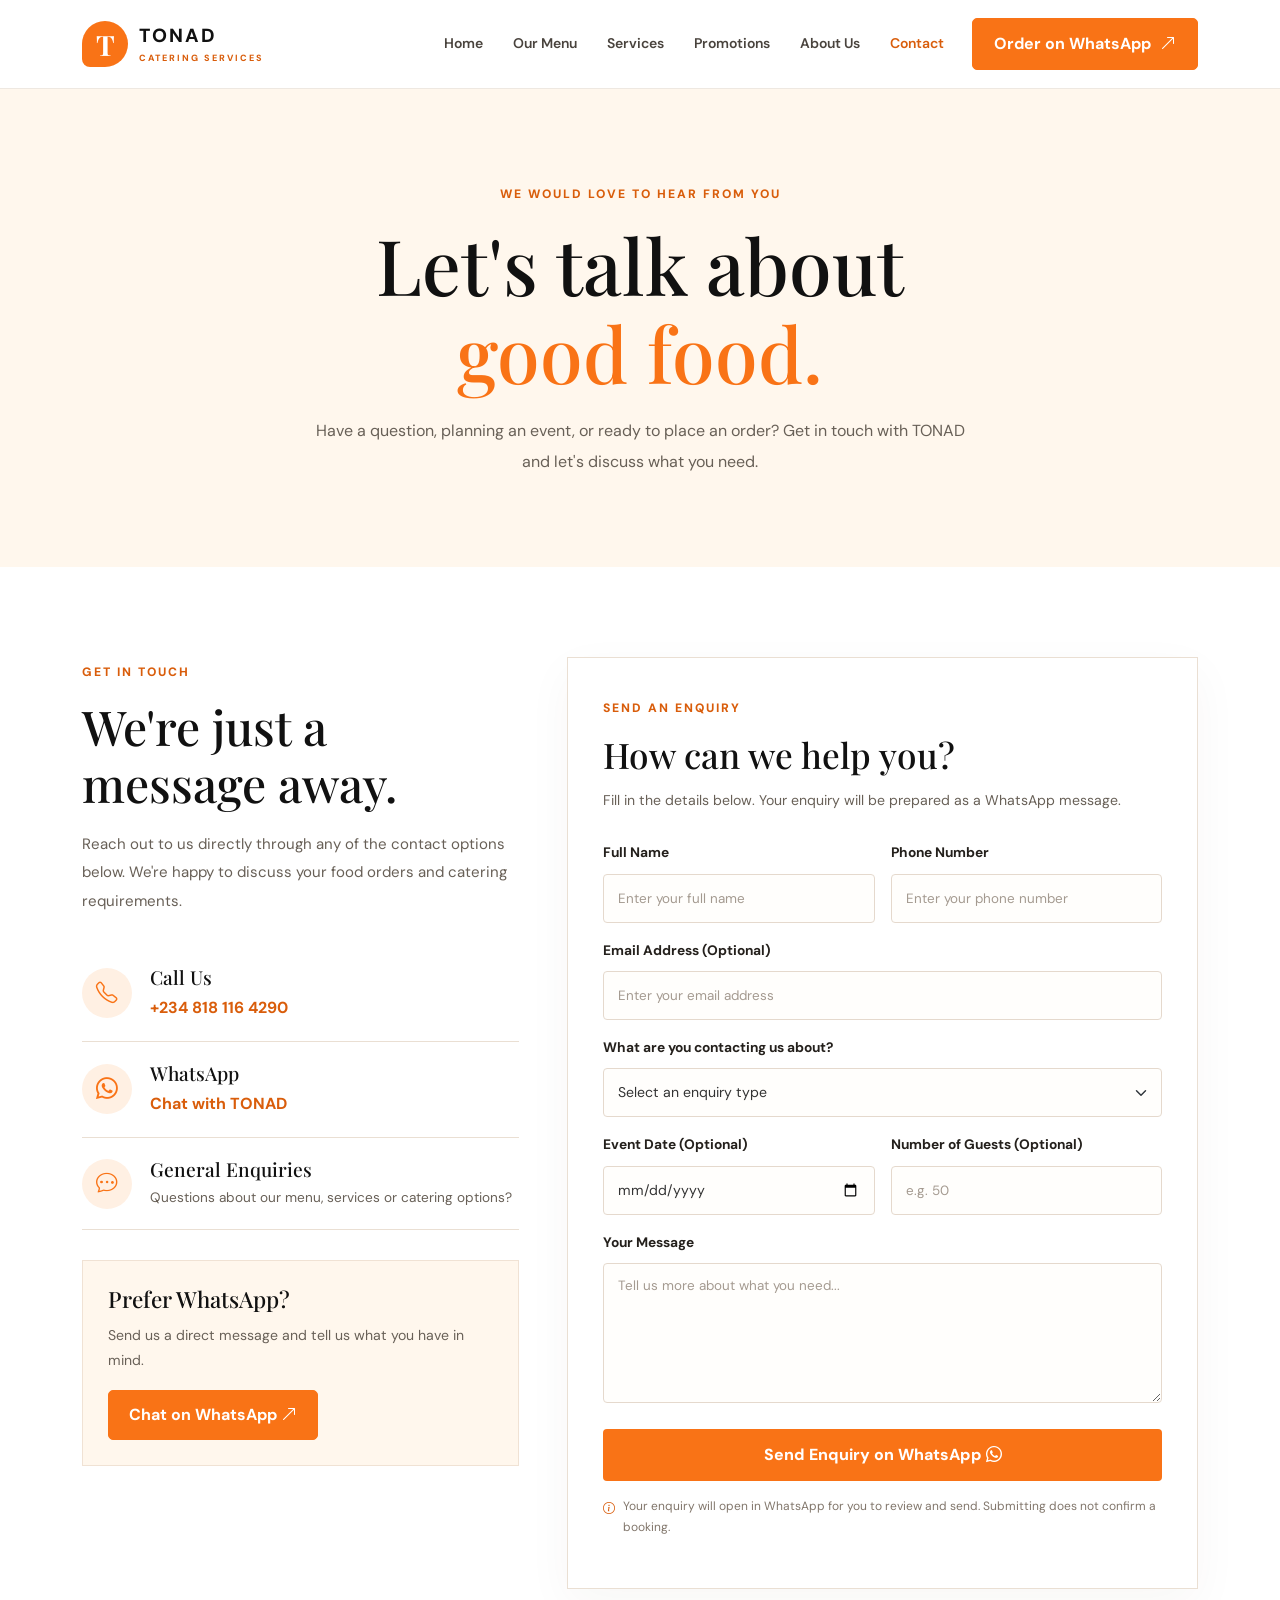
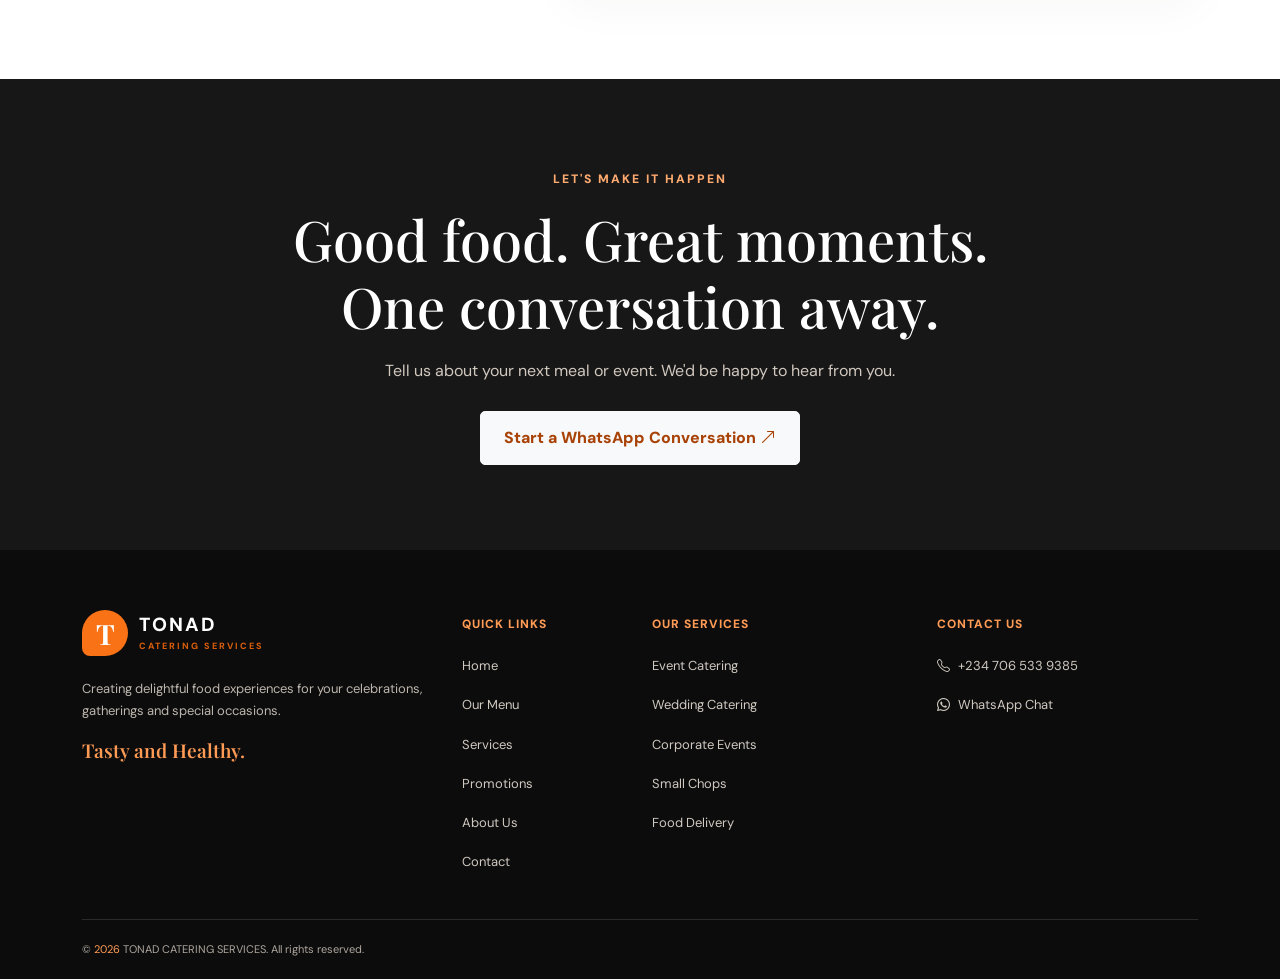
<file: contact.html>
<!DOCTYPE html>
<html lang="en">

<head>
    <meta charset="UTF-8">
    <meta name="viewport" content="width=device-width, initial-scale=1.0">
    <title>Contact Us | TONAD Catering Services</title>

    <meta name="description"
        content="Contact TONAD Catering Services for wedding catering, birthday catering, corporate events, food orders and delivery. Call or WhatsApp us on +234 818 116 4290.">

    <meta name="robots" content="index, follow">
    <meta name="author" content="TONAD Catering Services">
    <meta name="theme-color" content="#F97316">

    <!-- Open Graph -->
    <meta property="og:type" content="website">
    <meta property="og:site_name" content="TONAD Catering Services">
    <meta property="og:title" content="Contact TONAD Catering Services">
    <meta property="og:description"
        content="Have a catering enquiry or food order? Get in touch with TONAD Catering Services.">

    <!-- Favicon -->
    <link rel="icon" type="image/png" sizes="32x32" href="image/logo.png">
    <link rel="icon" type="image/x-icon" href="image/logo.ico">


    <!-- Google Fonts -->
    <link rel="preconnect" href="https://fonts.googleapis.com">
    <link rel="preconnect" href="https://fonts.gstatic.com" crossorigin>
    <link
        href="https://fonts.googleapis.com/css2?family=DM+Sans:wght@400;500;600;700;800&family=Playfair+Display:wght@500;600;700&display=swap"
        rel="stylesheet">

    <!-- Bootstrap -->
    <link href="https://cdn.jsdelivr.net/npm/bootstrap@5.3.3/dist/css/bootstrap.min.css" rel="stylesheet">

    <!-- Bootstrap Icons -->
    <link href="https://cdn.jsdelivr.net/npm/bootstrap-icons@1.11.3/font/bootstrap-icons.min.css" rel="stylesheet">

    <!-- Shared and page CSS -->
    <link rel="stylesheet" href="css/style.css">
    <link rel="stylesheet" href="css/contact.css">
</head>

<body>

    <!-- HEADER -->
    <header class="site-header">
        <nav class="navbar navbar-expand-lg">
            <div class="container">

                <a href="index.html" class="brand">
                    <span class="brand-icon">T</span>
                    <span class="brand-text">
                        <strong>TONAD</strong>
                        <small>CATERING SERVICES</small>
                    </span>
                </a>

                <button class="navbar-toggler" type="button" data-bs-toggle="collapse" data-bs-target="#mainNavbar"
                    aria-controls="mainNavbar" aria-expanded="false" aria-label="Toggle navigation">
                    <i class="bi bi-list"></i>
                </button>

                <div class="collapse navbar-collapse" id="mainNavbar">
                    <ul class="navbar-nav ms-auto align-items-lg-center">
                        <li class="nav-item"><a class="nav-link" href="index.html">Home</a></li>
                        <li class="nav-item"><a class="nav-link" href="menu.html">Our Menu</a></li>
                        <li class="nav-item"><a class="nav-link" href="catering-services.html"
                                aria-current="page">Services</a></li>
                        <li class="nav-item"><a class="nav-link" href="promotions.html">Promotions</a></li>
                        <li class="nav-item"><a class="nav-link" href="about.html">About Us</a></li>
                        <li class="nav-item"><a class="nav-link active" href="contact.html">Contact</a></li>
                    </ul>

                    <a href="https://wa.me/2347065339385" target="_blank" rel="noopener noreferrer"
                        class="btn btn-brand header-button">
                        Order on WhatsApp <i class="bi bi-arrow-up-right"></i>
                    </a>
                </div>
            </div>
        </nav>
    </header>


    <main>

        <!-- CONTACT HERO -->
        <section class="contact-hero">
            <div class="container">

                <span class="contact-eyebrow">WE WOULD LOVE TO HEAR FROM YOU</span>

                <h1>
                    Let's talk about
                    <span>good food.</span>
                </h1>

                <p>
                    Have a question, planning an event, or ready to place
                    an order? Get in touch with TONAD and let's discuss
                    what you need.
                </p>

            </div>
        </section>


        <!-- CONTACT INFORMATION AND FORM -->
        <section class="contact-main section-padding">
            <div class="container">

                <div class="row g-5">

                    <!-- CONTACT INFORMATION -->
                    <div class="col-lg-5">

                        <span class="contact-eyebrow">GET IN TOUCH</span>

                        <h2 class="contact-heading">
                            We're just a message away.
                        </h2>

                        <p class="contact-description">
                            Reach out to us directly through any of the
                            contact options below. We're happy to discuss
                            your food orders and catering requirements.
                        </p>


                        <!-- PHONE -->
                        <div class="contact-info-card">

                            <div class="contact-icon">
                                <i class="bi bi-telephone"></i>
                            </div>

                            <div>
                                <h3>Call Us</h3>
                                <a href="tel:+2347065339385">
                                    +234 818 116 4290
                                </a>
                            </div>

                        </div>


                        <!-- WHATSAPP -->
                        <div class="contact-info-card">

                            <div class="contact-icon">
                                <i class="bi bi-whatsapp"></i>
                            </div>

                            <div>
                                <h3>WhatsApp</h3>
                                <a href="https://wa.me/2347065339385" target="_blank" rel="noopener noreferrer">
                                    Chat with TONAD
                                </a>
                            </div>

                        </div>


                        <!-- ENQUIRY -->
                        <div class="contact-info-card">

                            <div class="contact-icon">
                                <i class="bi bi-chat-dots"></i>
                            </div>

                            <div>
                                <h3>General Enquiries</h3>
                                <p>
                                    Questions about our menu, services
                                    or catering options?
                                </p>
                            </div>

                        </div>


                        <div class="contact-direct-box">
                            <h3>Prefer WhatsApp?</h3>

                            <p>
                                Send us a direct message and tell us
                                what you have in mind.
                            </p>

                            <a href="https://wa.me/2347065339385" target="_blank" rel="noopener noreferrer"
                                class="btn btn-brand">
                                Chat on WhatsApp
                                <i class="bi bi-arrow-up-right"></i>
                            </a>
                        </div>

                    </div>


                    <!-- CONTACT FORM -->
                    <div class="col-lg-7">

                        <div class="contact-form-wrapper">

                            <div class="contact-form-heading">
                                <span class="contact-eyebrow">SEND AN ENQUIRY</span>

                                <h2>How can we help you?</h2>

                                <p>
                                    Fill in the details below. Your enquiry
                                    will be prepared as a WhatsApp message.
                                </p>
                            </div>


                            <form id="contactForm">

                                <div class="row g-3">

                                    <!-- NAME -->
                                    <div class="col-md-6">
                                        <label for="customerName">
                                            Full Name
                                        </label>

                                        <input type="text" id="customerName" class="form-control"
                                            placeholder="Enter your full name" required>
                                    </div>


                                    <!-- PHONE -->
                                    <div class="col-md-6">
                                        <label for="customerPhone">
                                            Phone Number
                                        </label>

                                        <input type="tel" id="customerPhone" class="form-control"
                                            placeholder="Enter your phone number" required>
                                    </div>


                                    <!-- EMAIL -->
                                    <div class="col-12">
                                        <label for="customerEmail">
                                            Email Address (Optional)
                                        </label>

                                        <input type="email" id="customerEmail" class="form-control"
                                            placeholder="Enter your email address">
                                    </div>


                                    <!-- ENQUIRY TYPE -->
                                    <div class="col-12">
                                        <label for="enquiryType">
                                            What are you contacting us about?
                                        </label>

                                        <select id="enquiryType" class="form-select" required>

                                            <option value="" selected disabled>
                                                Select an enquiry type
                                            </option>

                                            <option value="Food Order">
                                                Food Order
                                            </option>

                                            <option value="Wedding Catering">
                                                Wedding Catering
                                            </option>

                                            <option value="Birthday Catering">
                                                Birthday Catering
                                            </option>

                                            <option value="Corporate Catering">
                                                Corporate Catering
                                            </option>

                                            <option value="Event Catering">
                                                Other Event Catering
                                            </option>

                                            <option value="Food Delivery">
                                                Food Delivery
                                            </option>

                                            <option value="Customized Menu">
                                                Customized Menu
                                            </option>

                                            <option value="General Enquiry">
                                                General Enquiry
                                            </option>

                                        </select>
                                    </div>


                                    <!-- EVENT DATE -->
                                    <div class="col-md-6">
                                        <label for="eventDate">
                                            Event Date (Optional)
                                        </label>

                                        <input type="date" id="eventDate" class="form-control">
                                    </div>


                                    <!-- GUESTS -->
                                    <div class="col-md-6">
                                        <label for="guestCount">
                                            Number of Guests (Optional)
                                        </label>

                                        <input type="number" id="guestCount" class="form-control" min="1"
                                            placeholder="e.g. 50">
                                    </div>


                                    <!-- MESSAGE -->
                                    <div class="col-12">
                                        <label for="customerMessage">
                                            Your Message
                                        </label>

                                        <textarea id="customerMessage" class="form-control" rows="5"
                                            placeholder="Tell us more about what you need..." required></textarea>
                                    </div>


                                    <!-- SUBMIT -->
                                    <div class="col-12">

                                        <button type="submit" class="btn btn btn-brand contact-submit">

                                            Send Enquiry on WhatsApp
                                            <i class="bi bi-whatsapp"></i>

                                        </button>

                                        <p class="form-note">
                                            <i class="bi bi-info-circle"></i>
                                            Your enquiry will open in WhatsApp
                                            for you to review and send.
                                            Submitting does not confirm a booking.
                                        </p>

                                        <p id="formMessage" class="form-message" aria-live="polite"></p>

                                    </div>

                                </div>

                            </form>

                        </div>

                    </div>

                </div>
            </div>
        </section>


        <!-- CLOSING CTA -->
        <section class="contact-cta">
            <div class="container text-center">

                <span class="contact-eyebrow">LET'S MAKE IT HAPPEN</span>

                <h2>Good food. Great moments. One conversation away.</h2>

                <p>
                    Tell us about your next meal or event.
                    We'd be happy to hear from you.
                </p>

                <a href="https://wa.me/2347065339385" target="_blank" rel="noopener noreferrer" class="btn btn-light">

                    Start a WhatsApp Conversation
                    <i class="bi bi-arrow-up-right"></i>

                </a>

            </div>
        </section>

    </main>


    <!-- FOOTER -->
    <footer class="site-footer">
        <div class="container">

            <div class="row footer-main g-4">

                <div class="col-lg-4 col-md-6">
                    <a href="index.html" class="brand footer-brand">
                        <span class="brand-icon">T</span>
                        <span class="brand-text">
                            <strong>TONAD</strong>
                            <small>CATERING SERVICES</small>
                        </span>
                    </a>

                    <p class="footer-description">
                        Creating delightful food experiences for your
                        celebrations, gatherings and special occasions.
                    </p>

                    <p class="footer-motto">Tasty and Healthy.</p>
                </div>

                <div class="col-lg-2 col-md-6">
                    <h5 class="footer-heading">Quick Links</h5>
                    <ul class="footer-links">
                        <li><a href="index.html">Home</a></li>
                        <li><a href="menu.html">Our Menu</a></li>
                        <li><a href="catering-services.html">Services</a></li>
                        <li><a href="promotions.html">Promotions</a></li>
                        <li><a href="about.html">About Us</a></li>
                        <li><a href="contact.html">Contact</a></li>
                    </ul>
                </div>

                <div class="col-lg-3 col-md-6">
                    <h5 class="footer-heading">Our Services</h5>
                    <ul class="footer-links">
                        <li><a href="#our-services">Event Catering</a></li>
                        <li><a href="#our-services">Wedding Catering</a></li>
                        <li><a href="#our-services">Corporate Events</a></li>
                        <li><a href="#our-services">Small Chops</a></li>
                        <li><a href="#our-services">Food Delivery</a></li>
                    </ul>
                </div>

                <div class="col-lg-3 col-md-6">
                    <h5 class="footer-heading">Contact Us</h5>
                    <ul class="footer-links">
                        <li>
                            <a href="tel:+2347065339385">
                                <i class="bi bi-telephone"></i>
                                +234 706 533 9385
                            </a>
                        </li>
                        <li>
                            <a href="https://wa.me/2347065339385" target="_blank" rel="noopener noreferrer">
                                <i class="bi bi-whatsapp"></i>
                                WhatsApp Chat
                            </a>
                        </li>
                    </ul>
                </div>

            </div>

            <div class="footer-bottom">
                <p>
                    &copy; <span id="currentYear"></span>
                    TONAD CATERING SERVICES. All rights reserved.
                </p>
                
            </div>

        </div>
    </footer>


    <!-- Bootstrap JavaScript -->
    <script src="https://cdn.jsdelivr.net/npm/bootstrap@5.3.3/dist/js/bootstrap.bundle.min.js"></script>

    <!-- Shared and page JavaScript -->
    <script src="js/script.js"></script>
    <script src="js/contact.js"></script>

</body>

</html>
</file>
<file: css/style.css>
/* COLOURS AND FONTS */

:root {
    --orange: #F97316;
    --orange-dark: #D95D0B;
    --black: #111111;
    --charcoal: #1C1C1C;
    --cream: #FFF7ED;
    --white: #FFFFFF;
    --grey: #706B65;
    --light-grey: #F5F1EC;
    --border: #E9DED2;

    --body-font: "DM Sans", sans-serif;
    --heading-font: "Playfair Display", serif;
}

/* GENERAL STYLES */

* {
    box-sizing: border-box;
}

html {
    scroll-behavior: smooth;
    scroll-padding-top: 90px;
}

body {
    margin: 0;
    font-family: var(--body-font);
    color: var(--black);
    background: var(--white);
    line-height: 1.7;
}

img {
    display: block;
    max-width: 100%;
}

a {
    text-decoration: none;
}

h1,
h2,
h3,
h4 {
    line-height: 1.2;
}

p {
    color: var(--grey);
}

::selection {
    color: var(--white);
    background: var(--orange);
}

/* BUTTONS */

.btn {
    border-radius: 5px;
    font-family: var(--body-font);
    font-weight: 700;
    transition: .25s ease;
}

.btn:hover {
    transform: translateY(-2px);
}

.btn-brand {
    padding: 13px 21px;
    color: var(--white);
    background: var(--orange);
    border: 1px solid var(--orange);
}

.btn-brand:hover {
    color: var(--white);
    background: var(--orange-dark);
    border-color: var(--orange-dark);
}

.btn-outline-brand {
    padding: 13px 21px;
    color: var(--black);
    background: transparent;
    border: 1px solid #C9B8A6;
}

.btn-outline-brand:hover {
    color: var(--orange-dark);
    border-color: var(--orange);
}

.btn-dark-custom {
    padding: 13px 25px;
    color: var(--white);
    background: var(--black);
}

.btn-dark-custom:hover {
    color: var(--white);
    background: var(--orange-dark);
}

.btn-light-custom {
    padding: 14px 24px;
    color: var(--orange-dark);
    background: var(--white);
    border: 1px solid var(--white);
}

.btn-light-custom:hover {
    color: var(--black);
    background: var(--cream);
}

/* =====================================
   SHARED HEADER AND NAVIGATION
===================================== */

.site-header {
    position: sticky;
    top: 0;
    z-index: 1000;
    background: rgba(255, 255, 255, .97);
    border-bottom: 1px solid #eee8e1;
    backdrop-filter: blur(12px);
}

.site-header .navbar {
    min-height: 88px;
    padding: 12px 0;
}

/* LOGO */

.brand {
    display: inline-flex;
    align-items: center;
    gap: 11px;
    color: var(--black);
}

.brand:hover {
    color: var(--black);
}

.brand-icon {
    display: grid;
    place-items: center;
    width: 46px;
    height: 46px;
    flex-shrink: 0;
    color: var(--white);
    background: var(--orange);
    font-family: var(--heading-font);
    font-size: 28px;
    font-weight: 700;
    border-radius: 50% 50% 50% 8px;
}

.brand-text {
    display: flex;
    flex-direction: column;
    line-height: 1.2;
}

.brand strong {
    font-size: 19px;
    font-weight: 800;
    letter-spacing: 2px;
}

.brand small {
    margin-top: 5px;
    color: var(--orange-dark);
    font-size: 9px;
    font-weight: 800;
    letter-spacing: 2px;
}

/* NAVIGATION LINKS */

.navbar-nav {
    gap: 14px;
}

.navbar-nav .nav-link {
    padding: 10px 8px;
    color: #49433D;
    font-size: 14px;
    font-weight: 600;
    transition: color .2s ease;
}

.navbar-nav .nav-link:hover,
.navbar-nav .nav-link.active {
    color: var(--orange-dark);
}

/* HEADER BUTTON */

.header-button {
    margin-left: 20px;
    white-space: nowrap;
}

.header-button i {
    margin-left: 5px;
}

/* MOBILE NAVIGATION */

.navbar-toggler {
    padding: 4px 10px;
    border: 1px solid var(--border);
    font-size: 27px;
}

.navbar-toggler:focus {
    box-shadow: 0 0 0 3px #F9731625;
}

/* =====================================
   SHARED SECTION STYLES
===================================== */

.section-padding {
    padding: 95px 0;
}

.eyebrow {
    display: inline-flex;
    align-items: center;
    gap: 10px;
    color: var(--orange-dark);
    font-size: 11px;
    font-weight: 800;
    letter-spacing: 2px;
}

.eyebrow-line {
    display: inline-block;
    width: 28px;
    height: 2px;
    background: var(--orange);
}

.section-heading {
    max-width: 760px;
    margin: 0 auto 48px;
}

.section-heading h2,
.section-title {
    margin: 17px 0;
    font-family: var(--heading-font);
    font-size: clamp(34px, 4vw, 51px);
    font-weight: 600;
    letter-spacing: -1.5px;
}

.section-heading h2 span,
.section-title span {
    color: var(--orange);
}

.section-heading > p,
.section-description {
    max-width: 650px;
    margin: 0 auto;
    font-size: 15px;
    line-height: 1.9;
}

/* =====================================
   HOMEPAGE HERO
===================================== */

.hero-section {
    padding: 75px 0 85px;
    background: var(--cream);
    overflow: hidden;
}

.hero-content {
    position: relative;
    z-index: 2;
}

.hero-content h1 {
    max-width: 650px;
    margin: 23px 0;
    font-family: var(--heading-font);
    font-size: clamp(46px, 6vw, 72px);
    font-weight: 600;
    line-height: 1.08;
    letter-spacing: -2px;
}

.hero-content h1 span {
    color: var(--orange);
}

.hero-description {
    max-width: 520px;
    margin-bottom: 30px;
    font-size: 16px;
    line-height: 1.9;
}

.hero-actions {
    display: flex;
    flex-wrap: wrap;
    gap: 12px;
}

.hero-motto {
    display: flex;
    align-items: center;
    gap: 13px;
    margin-top: 35px;
}

.motto-icon {
    display: grid;
    place-items: center;
    width: 44px;
    height: 44px;
    flex-shrink: 0;
    color: var(--orange);
    background: var(--white);
    border: 1px solid var(--border);
    border-radius: 50%;
    font-size: 19px;
}

.hero-motto strong,
.hero-motto small {
    display: block;
}

.hero-motto strong {
    font-size: 14px;
}

.hero-motto small {
    margin-top: 3px;
    color: var(--grey);
    font-size: 12px;
}

/* HERO CAROUSEL */

.hero-carousel {
    position: relative;
    overflow: hidden;
    border-radius: 190px 190px 5px 5px;
    background: #E7D4C0;
    box-shadow: 0 20px 55px #3C24101A;
}

.hero-slide-image {
    width: 100%;
    height: 510px;
    object-fit: cover;
}

.hero-carousel .carousel-item {
    position: relative;
}

.hero-carousel .carousel-item::after {
    content: "";
    position: absolute;
    inset: 45% 0 0;
    background: linear-gradient(transparent, #000A);
    pointer-events: none;
}

.slide-caption {
    position: absolute;
    z-index: 2;
    right: 55px;
    bottom: 55px;
    left: 55px;
    color: var(--white);
}

.slide-caption span {
    display: inline-block;
    margin-bottom: 9px;
    color: #FFB782;
    font-size: 11px;
    font-weight: 800;
    letter-spacing: 2px;
}

.slide-caption h3 {
    max-width: 420px;
    margin: 0;
    color: var(--white);
    font-family: var(--heading-font);
    font-size: 27px;
    font-weight: 600;
}

.hero-carousel .carousel-indicators {
    z-index: 3;
    justify-content: flex-start;
    margin: 0;
    bottom: 18px;
    left: 55px;
}

.hero-carousel .carousel-indicators button {
    width: 25px;
    height: 4px;
    margin-right: 7px;
    border: 0;
    border-radius: 5px;
    background-color: var(--white);
}

.hero-carousel .carousel-indicators button.active {
    background-color: var(--orange);
}

.hero-carousel .carousel-control-prev,
.hero-carousel .carousel-control-next {
    z-index: 4;
    width: 45px;
    height: 45px;
    top: 45%;
    bottom: auto;
    margin: 0 15px;
    border-radius: 50%;
    background: #11111180;
    opacity: 1;
}

.hero-carousel .carousel-control-prev:hover,
.hero-carousel .carousel-control-next:hover {
    background: var(--orange);
}

.carousel-note {
    margin-top: 13px;
    color: var(--grey);
    text-align: right;
    font-size: 11px;
}

.carousel-note i {
    margin-right: 5px;
}

/* =====================================
   PROMISE SECTION
===================================== */

.promise-section {
    padding: 30px 0;
    background: var(--black);
}

.promise-item {
    display: flex;
    align-items: center;
    gap: 16px;
    height: 100%;
}

.promise-item > span {
    display: grid;
    place-items: center;
    width: 48px;
    height: 48px;
    flex-shrink: 0;
    color: #FFAB70;
    border: 1px solid #FFFFFF38;
    border-radius: 50%;
    font-size: 22px;
}

.promise-item h3 {
    margin: 0 0 5px;
    color: var(--white);
    font-size: 14px;
    font-weight: 700;
}

.promise-item p {
    margin: 0;
    color: #C7C0B9;
    font-size: 12px;
}

/* =====================================
   MENU HIGHLIGHTS
===================================== */

.menu-section {
    background: #FFFEFC;
}

.food-card {
    height: 100%;
    overflow: hidden;
    border: 1px solid var(--border);
    background: var(--white);
    transition: transform .3s ease, box-shadow .3s ease;
}

.food-card:hover {
    transform: translateY(-6px);
    box-shadow: 0 16px 40px #3C24100F;
}

.food-image {
    position: relative;
    height: 245px;
    overflow: hidden;
    background: #E9D9C9;
}

.food-image img {
    width: 100%;
    height: 100%;
    object-fit: cover;
    transition: transform .5s ease;
}

.food-card:hover .food-image img {
    transform: scale(1.05);
}

.food-category {
    position: absolute;
    top: 15px;
    left: 15px;
    padding: 7px 11px;
    color: var(--orange-dark);
    background: var(--cream);
    font-size: 10px;
    font-weight: 800;
    letter-spacing: .5px;
    text-transform: uppercase;
}

.food-card-body {
    padding: 24px;
}

.food-card-body h3 {
    margin-bottom: 10px;
    font-family: var(--heading-font);
    font-size: 24px;
    font-weight: 600;
}

.food-card-body p {
    margin-bottom: 20px;
    font-size: 13px;
    line-height: 1.8;
}

.text-link {
    display: inline-flex;
    align-items: center;
    gap: 8px;
    color: var(--orange-dark);
    font-size: 13px;
    font-weight: 800;
}

.text-link:hover {
    color: var(--black);
}

.image-disclaimer {
    margin: 24px auto 0;
    text-align: center;
    font-size: 11px;
}

/* =====================================
   EVENTS
===================================== */

.events-section {
    background: var(--cream);
}

.events-section .section-title {
    margin-bottom: 20px;
}

.events-section .section-description {
    margin: 0 0 27px;
}

.event-grid {
    display: grid;
    grid-template-columns: 1fr 1fr;
    gap: 16px;
}

.event-card {
    position: relative;
    min-height: 210px;
    overflow: hidden;
    background: #D9C3AC;
}

.event-card.event-large {
    grid-row: span 2;
    min-height: 440px;
}

.event-card img {
    position: absolute;
    inset: 0;
    width: 100%;
    height: 100%;
    object-fit: cover;
    transition: transform .5s ease;
}

.event-card:hover img {
    transform: scale(1.05);
}

.event-card::after {
    content: "";
    position: absolute;
    inset: 35% 0 0;
    background: linear-gradient(transparent, #000C);
}

.event-overlay {
    position: absolute;
    z-index: 1;
    right: 18px;
    bottom: 18px;
    left: 18px;
    color: var(--white);
}

.event-overlay span {
    color: #FFB782;
    font-size: 11px;
    font-weight: 800;
}

.event-overlay h3 {
    margin: 5px 0 0;
    color: var(--white);
    font-family: var(--heading-font);
    font-size: 21px;
}

/* =====================================
   SERVICES
===================================== */

.services-section {
    background: var(--white);
}

.service-card {
    height: 100%;
    padding: 29px;
    border: 1px solid var(--border);
    background: #FFFEFC;
    transition: transform .25s ease, border-color .25s ease;
}

.service-card:hover {
    transform: translateY(-4px);
    border-color: #F9731680;
}

.service-icon {
    display: grid;
    place-items: center;
    width: 52px;
    height: 52px;
    margin-bottom: 22px;
    border-radius: 50%;
    color: var(--orange-dark);
    background: var(--cream);
    font-size: 23px;
}

.service-card h3 {
    margin-bottom: 12px;
    font-family: var(--heading-font);
    font-size: 23px;
    font-weight: 600;
}

.service-card p {
    margin-bottom: 0;
    font-size: 13px;
    line-height: 1.85;
}

/* =====================================
   PROCESS
===================================== */

.process-section {
    background: var(--light-grey);
}

.process-card {
    height: 100%;
    padding: 28px;
    border-top: 3px solid var(--orange);
    background: var(--white);
}

.process-card > span {
    display: inline-block;
    margin-bottom: 18px;
    color: var(--orange);
    font-family: var(--heading-font);
    font-size: 34px;
}

.process-card h3 {
    font-family: var(--heading-font);
    font-size: 22px;
}

.process-card p {
    margin: 12px 0 0;
    font-size: 13px;
}

/* =====================================
   PROMOTION BANNER
===================================== */

.promotion-banner {
    padding: 58px 0;
    background: var(--orange);
}

.promotion-inner {
    display: flex;
    align-items: center;
    justify-content: space-between;
    gap: 35px;
}

.promotion-banner .eyebrow {
    color: #FFF0E4;
}

.promotion-banner .eyebrow-line {
    background: var(--white);
}

.promotion-banner h2 {
    margin: 13px 0 10px;
    color: var(--white);
    font-family: var(--heading-font);
    font-size: clamp(30px, 4vw, 43px);
}

.promotion-banner p {
    margin: 0;
    color: #FFF0E4;
    font-size: 14px;
}

/* =====================================
   ABOUT PREVIEW
===================================== */

.about-section {
    background: #FFFEFC;
}

.about-image {
    width: 100%;
    height: 390px;
    object-fit: cover;
    background: #E8D8C7;
}

.about-section .section-description {
    margin: 0 0 20px;
}

.motto-highlight {
    margin: 20px 0 25px;
    color: var(--orange-dark);
    font-family: var(--heading-font);
    font-size: 25px;
    font-weight: 600;
}

/* =====================================
   FINAL CALL TO ACTION
===================================== */

.final-cta {
    padding: 85px 0;
    background: var(--black);
}

.final-cta h2 {
    max-width: 800px;
    margin: 20px auto;
    color: var(--white);
    font-family: var(--heading-font);
    font-size: clamp(34px, 5vw, 54px);
    font-weight: 600;
}

.final-cta h2 span {
    color: #FF9B55;
}

.final-cta > .container > p {
    max-width: 590px;
    margin: 0 auto 28px;
    color: #D0C9C1;
    font-size: 14px;
}

/* =====================================
   SHARED FOOTER
===================================== */

.site-footer {
    padding-top: 60px;
    background: #0C0C0C;
    color: var(--white);
}

.footer-main {
    padding-bottom: 45px;
}

.footer-brand {
    color: var(--white);
}

.footer-brand:hover {
    color: var(--white);
}

.footer-description {
    max-width: 340px;
    margin: 22px 0 12px;
    color: #BDB6AE;
    font-size: 13px;
}

.footer-motto {
    color: #FF9B55;
    font-family: var(--heading-font);
    font-size: 19px;
    font-weight: 600;
}

.footer-heading {
    margin: 7px 0 20px;
    color: #FF9B55;
    font-size: 12px;
    font-weight: 800;
    letter-spacing: 1px;
    text-transform: uppercase;
}

.footer-links {
    display: grid;
    gap: 12px;
    margin: 0;
    padding: 0;
    list-style: none;
}

.footer-links a {
    color: #D0C9C1;
    font-size: 13px;
    transition: color .2s ease;
}

.footer-links a:hover {
    color: #FF9B55;
}

.footer-links i {
    margin-right: 5px;
}

.footer-bottom {
    display: flex;
    align-items: center;
    justify-content: space-between;
    gap: 20px;
    padding: 20px 0;
    border-top: 1px solid #FFFFFF20;
}

.footer-bottom p {
    margin: 0;
    color: #AFA79F;
    font-size: 11px;
}

.footer-bottom span {
    color: #FF9B55;
}

/* =====================================
   RESPONSIVE DESIGN
===================================== */

@media (max-width: 1199.98px) {
    .navbar-nav {
        gap: 7px;
    }

    .navbar-nav .nav-link {
        font-size: 13px;
    }

    .header-button {
        margin-left: 12px;
        padding: 12px 15px;
        font-size: 13px;
    }
}

@media (max-width: 991.98px) {

    .section-padding {
        padding: 70px 0;
    }

    .site-header .navbar {
        min-height: 75px;
    }

    .navbar-collapse {
        padding: 18px 0 10px;
    }

    .navbar-nav {
        gap: 0;
        align-items: flex-start !important;
    }

    .navbar-nav .nav-link {
        padding: 9px 0;
        font-size: 14px;
    }

    .header-button {
        display: inline-block;
        margin: 12px 0 0;
    }

    .hero-section {
        padding: 55px 0 70px;
    }

    .hero-content h1 {
        font-size: clamp(45px, 7vw, 65px);
    }

    .hero-slide-image {
        height: 440px;
    }

    .hero-carousel {
        border-radius: 150px 150px 5px 5px;
    }

    .promise-item {
        align-items: flex-start;
    }

    .promotion-inner {
        align-items: flex-start;
        flex-direction: column;
    }
}

@media (max-width: 767.98px) {

    .section-padding {
        padding: 60px 0;
    }

    .hero-section {
        padding: 42px 0 58px;
    }

    .hero-content h1 {
        font-size: clamp(43px, 11vw, 61px);
        letter-spacing: -1.5px;
    }

    .hero-description {
        font-size: 14px;
    }

    .hero-carousel {
        margin-top: 10px;
        border-radius: 120px 120px 5px 5px;
    }

    .hero-slide-image {
        height: 370px;
    }

    .slide-caption {
        right: 35px;
        bottom: 48px;
        left: 35px;
    }

    .slide-caption h3 {
        font-size: 23px;
    }

    .hero-carousel .carousel-indicators {
        left: 35px;
    }

    .section-heading {
        margin-bottom: 34px;
    }

    .section-heading h2,
    .section-title {
        font-size: 37px;
    }

    .food-image {
        height: 225px;
    }

    .event-card.event-large {
        min-height: 360px;
    }

    .event-card {
        min-height: 170px;
    }

    .event-overlay {
        right: 12px;
        bottom: 12px;
        left: 12px;
    }

    .event-overlay h3 {
        font-size: 17px;
    }

    .about-image {
        height: 310px;
    }

    .final-cta {
        padding: 65px 0;
    }

    .footer-bottom {
        align-items: flex-start;
        flex-direction: column;
        gap: 8px;
    }
}

@media (max-width: 480px) {

    .brand-icon {
        width: 40px;
        height: 40px;
        font-size: 24px;
    }

    .brand strong {
        font-size: 16px;
    }

    .brand small {
        font-size: 8px;
        letter-spacing: 1.5px;
    }

    .hero-content h1 {
        font-size: 43px;
    }

    .hero-actions {
        flex-direction: column;
    }

    .hero-actions .btn {
        width: 100%;
    }

    .hero-carousel {
        border-radius: 95px 95px 5px 5px;
    }

    .hero-slide-image {
        height: 310px;
    }

    .slide-caption {
        right: 25px;
        bottom: 45px;
        left: 25px;
    }

    .slide-caption h3 {
        font-size: 19px;
    }

    .hero-carousel .carousel-indicators {
        left: 25px;
    }

    .hero-carousel .carousel-control-prev,
    .hero-carousel .carousel-control-next {
        width: 36px;
        height: 36px;
        margin: 0 9px;
    }

    .promise-section {
        padding: 25px 0;
    }

    .food-image {
        height: 210px;
    }

    .food-card-body {
        padding: 19px;
    }

    .event-grid {
        grid-template-columns: 1fr;
    }

    .event-card.event-large {
        grid-row: auto;
        min-height: 280px;
    }

    .event-card {
        min-height: 230px;
    }

    .service-card {
        padding: 23px;
    }

    .promotion-banner h2 {
        font-size: 31px;
    }

    .promotion-inner .btn {
        width: 100%;
    }

    .footer-main {
        row-gap: 35px;
    }
}

/* ACCESSIBILITY */

@media (prefers-reduced-motion: reduce) {

    html {
        scroll-behavior: auto;
    }

    *,
    *::before,
    *::after {
        animation-duration: 0.01ms !important;
        animation-iteration-count: 1 !important;
        transition-duration: 0.01ms !important;
    }
}
</file>
<file: css/contact.css>
/* =====================================
   TONAD CATERING SERVICES
   CONTACT PAGE STYLES
===================================== */


/* CONTACT HERO */

.contact-hero {
    background: #FFF7ED;
    padding: 90px 0;
    text-align: center;
}

.contact-hero .container {
    max-width: 850px;
}

.contact-eyebrow {
    display: inline-block;
    color: #D95D0B;
    font-size: 0.76rem;
    font-weight: 800;
    letter-spacing: 2px;
    margin-bottom: 15px;
}

.contact-hero h1 {
    font-family: "Playfair Display", serif;
    font-size: clamp(2.8rem, 6vw, 4.8rem);
    line-height: 1.15;
    color: #111;
    margin-bottom: 20px;
}

.contact-hero h1 span {
    color: #F97316;
    display: block;
}

.contact-hero p {
    max-width: 650px;
    margin: auto;
    color: #686057;
    font-size: 1rem;
    line-height: 1.9;
}


/* MAIN CONTACT SECTION */

.section-padding {
    padding: 90px 0;
}

.contact-heading {
    font-family: "Playfair Display", serif;
    font-size: clamp(2rem, 4vw, 3rem);
    line-height: 1.2;
    color: #111;
    margin-bottom: 17px;
}

.contact-description {
    color: #686057;
    line-height: 1.9;
    font-size: 0.94rem;
    margin-bottom: 30px;
}


/* CONTACT INFORMATION */

.contact-info-card {
    display: flex;
    align-items: center;
    gap: 18px;
    padding: 20px 0;
    border-bottom: 1px solid #EADFD3;
}

.contact-icon {
    width: 50px;
    height: 50px;
    flex-shrink: 0;
    display: grid;
    place-items: center;
    background: #FFF0E3;
    color: #F97316;
    font-size: 1.35rem;
    border-radius: 50%;
}

.contact-info-card h3 {
    font-family: "Playfair Display", serif;
    font-size: 1.2rem;
    color: #111;
    margin-bottom: 5px;
}

.contact-info-card a {
    color: #D95D0B;
    font-weight: 700;
    text-decoration: none;
}

.contact-info-card a:hover {
    color: #111;
}

.contact-info-card p {
    color: #686057;
    font-size: 0.85rem;
    margin: 0;
}


/* DIRECT WHATSAPP BOX */

.contact-direct-box {
    background: #FFF7ED;
    padding: 25px;
    margin-top: 30px;
    border: 1px solid #F0E2D4;
}

.contact-direct-box h3 {
    font-family: "Playfair Display", serif;
    font-size: 1.4rem;
    color: #111;
    margin-bottom: 10px;
}

.contact-direct-box p {
    color: #686057;
    font-size: 0.88rem;
    line-height: 1.8;
}

.contact-direct-box .btn {
    padding: 12px 20px;
    font-weight: 700;
}


/* CONTACT FORM */

.contact-form-wrapper {
    background: #FFFFFF;
    border: 1px solid #EADFD3;
    padding: 35px;
    box-shadow: 0 15px 45px #55300C0A;
}

.contact-form-heading {
    margin-bottom: 28px;
}

.contact-form-heading h2 {
    font-family: "Playfair Display", serif;
    font-size: 2.2rem;
    color: #111;
    margin-bottom: 12px;
}

.contact-form-heading p {
    color: #686057;
    font-size: 0.88rem;
    line-height: 1.8;
    margin: 0;
}

.contact-form-wrapper label {
    display: block;
    color: #24201C;
    font-size: 0.86rem;
    font-weight: 700;
    margin-bottom: 9px;
}

.contact-form-wrapper .form-control,
.contact-form-wrapper .form-select {
    min-height: 49px;
    padding: 12px 14px;
    border: 1px solid #E5D9CD;
    border-radius: 4px;
    color: #333;
    font-size: 0.88rem;
    background-color: #FFFEFC;
}

.contact-form-wrapper textarea.form-control {
    min-height: 140px;
    resize: vertical;
}

.contact-form-wrapper .form-control:focus,
.contact-form-wrapper .form-select:focus {
    border-color: #F97316;
    box-shadow: 0 0 0 3px #F9731620;
}

.contact-form-wrapper .form-control::placeholder {
    color: #A49A90;
    font-size: 0.84rem;
}

.contact-submit {
    width: 100%;
    min-height: 52px;
    border-radius: 4px;
    font-weight: 800;
    border: none;
    margin-top: 10px;
}

.form-note {
    display: flex;
    align-items: flex-start;
    gap: 8px;
    color: #81766B;
    font-size: 0.75rem;
    line-height: 1.7;
    margin-top: 15px;
}

.form-note i {
    color: #D95D0B;
    margin-top: 2px;
}

.form-message {
    font-size: 0.85rem;
    margin: 12px 0 0;
    color: #B54708;
}


/* FINAL CTA */

.contact-cta {
    background: #171717;
    color: #FFFFFF;
    padding: 85px 20px;
}

.contact-cta .contact-eyebrow {
    color: #FFAB70;
}

.contact-cta h2 {
    max-width: 750px;
    margin: 0 auto 18px;
    font-family: "Playfair Display", serif;
    font-size: clamp(2.1rem, 5vw, 3.5rem);
    line-height: 1.2;
}

.contact-cta p {
    color: #D1C8BF;
    line-height: 1.8;
    margin-bottom: 25px;
}

.contact-cta .btn {
    padding: 14px 23px;
    color: #A84206;
    font-weight: 800;
}


/* RESPONSIVE DESIGN */

@media (max-width: 991px) {

    .contact-hero {
        padding: 75px 0;
    }

    .section-padding {
        padding: 70px 0;
    }

    .contact-form-wrapper {
        padding: 30px;
    }

}

@media (max-width: 576px) {

    .contact-hero {
        padding: 60px 0;
    }

    .contact-hero h1 {
        font-size: 2.7rem;
    }

    .section-padding {
        padding: 60px 0;
    }

    .contact-form-wrapper {
        padding: 22px 18px;
    }

    .contact-form-heading h2 {
        font-size: 1.8rem;
    }

    .contact-direct-box {
        padding: 20px;
    }

    .contact-cta {
        padding: 65px 15px;
    }

    .contact-cta .btn {
        width: 100%;
    }

}
</file>
